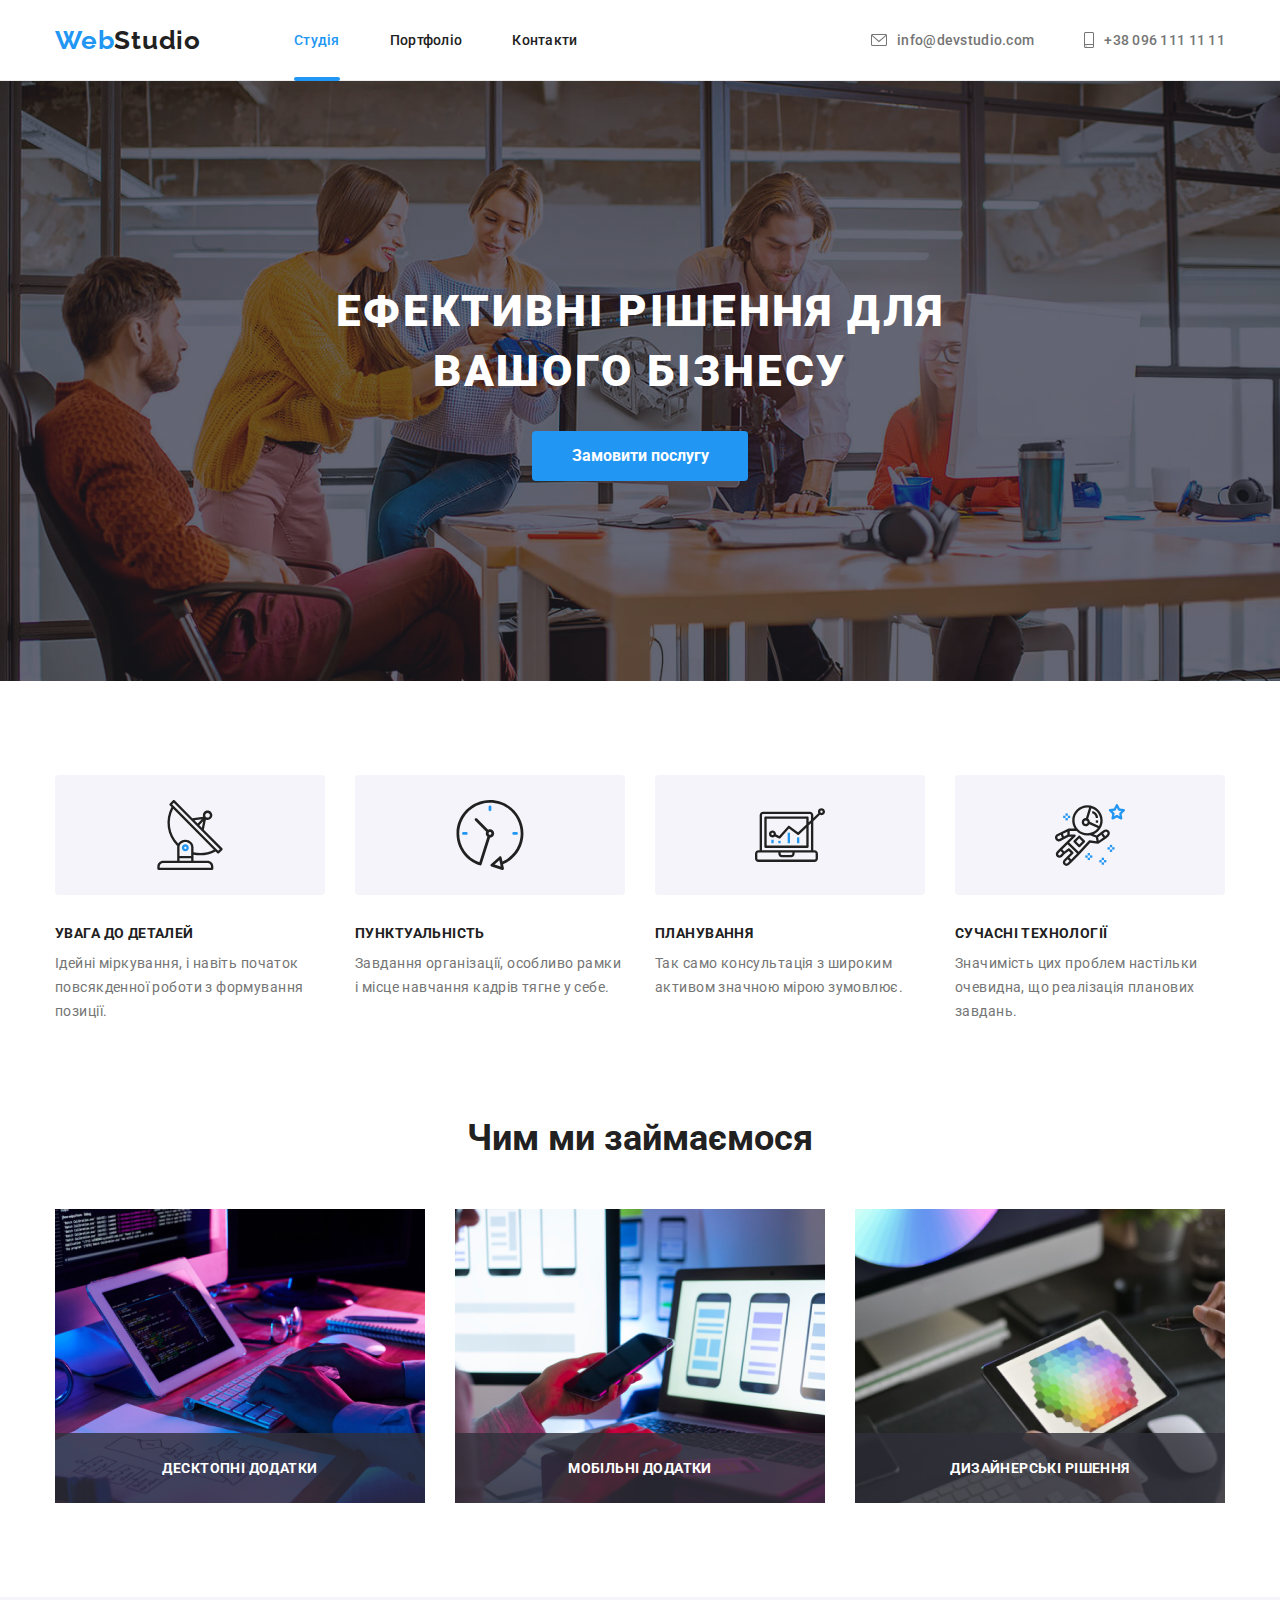
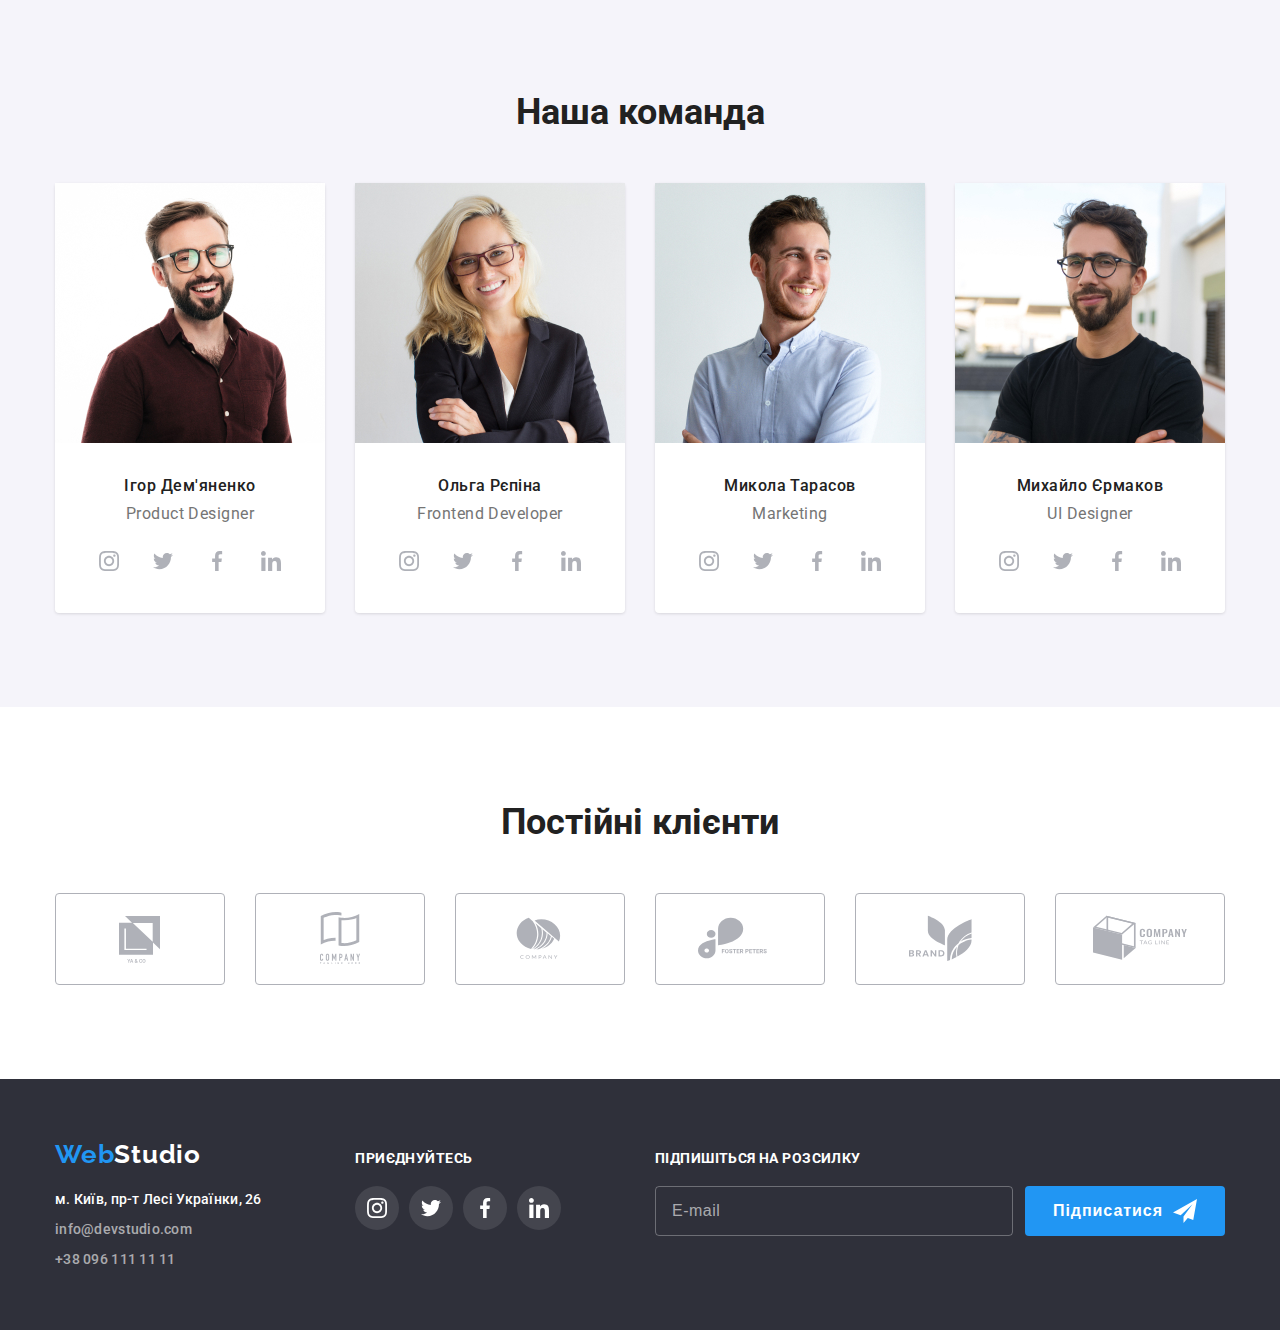
<file: index.html>
<!DOCTYPE html>
<html lang="en">
  <head>
    <meta charset="UTF-8" />
    <meta name="viewport" content="width=device-width, initial-scale=1.0" />
    <link rel="preconnect" href="https://fonts.googleapis.com" />
    <link rel="preconnect" href="https://fonts.gstatic.com" crossorigin />
    <link
      href="https://fonts.googleapis.com/css2?family=Raleway:ital,wght@0,100..900;1,100..900&family=Roboto:ital,wght@0,100;0,300;0,400;0,500;0,700;0,900;1,100;1,300;1,400;1,500;1,700;1,900&display=swap"
      rel="stylesheet"
    />
    <link rel="stylesheet" href="./css/styles.css" />
    <title>WebStudio</title>
  </head>

  <body>
    <header class="header">
      <div class="container">
        <div class="header__content">
          <a class="header__logo logo" href="./index.html">
            <span class="logo__web"> Web</span>Studio
          </a>
          <nav class="header__nav nav">
            <ul class="nav__list">
              <li class="nav__item is-active">
                <a class="nav__link" href="#"> Студія </a>
              </li>
              <li class="nav__item">
                <a class="nav__link" href="./portfolio.html"> Портфоліо </a>
              </li>
              <li class="nav__item">
                <a class="nav__link" href="#"> Контакти </a>
              </li>
            </ul>
          </nav>
          <address class="header__contacts contacts">
            <a class="contacts__link" href="mailto:info@devstudio.com">
              <svg class="contacts__icon contacts__icon--email">
                <use href="./images/sprite.svg#envelope"></use>
              </svg>
              info@devstudio.com
            </a>
            <a class="contacts__link" href="tel:+380961111111">
              <svg class="contacts__icon contacts__icon--smartphone">
                <use href="./images/sprite.svg#smartphone"></use>
              </svg>
              +38 096 111 11 11
            </a>
          </address>
        </div>
      </div>
    </header>

    <main class="main">
      <section class="banner">
        <h1 class="banner__title">Ефективні рішення для вашого бізнесу</h1>
        <a
          href="#modal"
          class="banner__button button button--blue button--bold"
        >
          Замовити послугу
        </a>
      </section>

      <section class="section features">
        <div class="container">
          <ul class="features__list">
            <li class="features__item feature">
              <div class="feature__image">
                <svg class="feature__icon">
                  <use href="./images/sprite.svg#antenna"></use>
                </svg>
              </div>
              <h3 class="feature__title">УВАГА ДО ДЕТАЛЕЙ</h3>
              <p class="feature__description">
                Ідейні міркування, і навіть початок повсякденної роботи з
                формування позиції.
              </p>
            </li>

            <li class="features__item feature">
              <div class="feature__image">
                <svg class="feature__icon">
                  <use href="./images/sprite.svg#clock"></use>
                </svg>
              </div>
              <h3 class="feature__title">ПУНКТУАЛЬНІСТЬ</h3>
              <p class="feature__description">
                Завдання організації, особливо рамки і місце навчання кадрів
                тягне у себе.
              </p>
            </li>

            <li class="features__item feature">
              <div class="feature__image">
                <svg class="feature__icon">
                  <use href="./images/sprite.svg#diagram"></use>
                </svg>
              </div>
              <h3 class="feature__title">ПЛАНУВАННЯ</h3>
              <p class="feature__description">
                Так само консультація з широким активом значною мірою зумовлює.
              </p>
            </li>

            <li class="features__item feature">
              <div class="feature__image">
                <svg class="feature__icon">
                  <use href="./images/sprite.svg#astronaut"></use>
                </svg>
              </div>
              <h3 class="feature__title">СУЧАСНІ ТЕХНОЛОГІЇ</h3>
              <p class="feature__description">
                Значимість цих проблем настільки очевидна, що реалізація
                планових завдань.
              </p>
            </li>
          </ul>
        </div>
      </section>

      <section class="section services">
        <div class="container">
          <h2 class="services__title section__title">Чим ми займаємося</h2>
          <ul class="services__list">
            <li class="services__item service">
              <img
                class="service__image"
                src="./images/services--1.jpg"
                alt="First image in services"
                width="370"
              />
              <div class="service__overlay">
                <h3 class="service__title">Десктопні додатки</h3>
              </div>
            </li>

            <li class="services__item service">
              <img
                class="service__image"
                src="./images/services--2.jpg"
                alt="Second image in services"
                width="370"
              />
              <div class="service__overlay">
                <h3 class="service__title">Мобільні додатки</h3>
              </div>
            </li>

            <li class="services__item service">
              <img
                class="service__image"
                src="./images/services--3.jpg"
                alt="Third image in services"
                width="370"
              />
              <div class="service__overlay">
                <h3 class="service__title">Дизайнерські рішення</h3>
              </div>
            </li>
          </ul>
        </div>
      </section>

      <section class="section team">
        <div class="container">
          <h2 class="team__title section__title">Наша команда</h2>
          <ul class="team__list">
            <li class="team__item person">
              <img
                class="person__image"
                src="./images/team--1.jpg"
                alt="Igor Demyanenko"
                width="270"
              />
              <div class="person__info">
                <h3 class="person__name">Ігор Дем'яненко</h3>
                <p class="person__role">Product Designer</p>

                <div class="person__social social">
                  <ul class="social__list">
                    <li class="social__item">
                      <a class="social__link" href="#instagram">
                        <svg class="social__icon">
                          <use href="./images/sprite.svg#instagram"></use>
                        </svg>
                      </a>
                    </li>

                    <li class="social__item">
                      <a class="social__link" href="#twitter">
                        <svg class="social__icon">
                          <use href="./images/sprite.svg#twitter"></use>
                        </svg>
                      </a>
                    </li>

                    <li class="social__item">
                      <a class="social__link" href="#facebook">
                        <svg class="social__icon">
                          <use href="./images/sprite.svg#facebook"></use>
                        </svg>
                      </a>
                    </li>

                    <li class="social__item">
                      <a class="social__link" href="#linkedin">
                        <svg class="social__icon">
                          <use href="./images/sprite.svg#linkedin"></use>
                        </svg>
                      </a>
                    </li>
                  </ul>
                </div>
              </div>
            </li>

            <li class="team__item person">
              <img
                class="person__image"
                src="./images/team--2.jpg"
                alt="Olga Repina"
                width="270"
              />
              <div class="person__info">
                <h3 class="person__name">Ольга Рєпіна</h3>
                <p class="person__role">Frontend Developer</p>
                <div class="person__social social">
                  <ul class="social__list">
                    <li class="social__item">
                      <a class="social__link" href="#instagram">
                        <svg class="social__icon">
                          <use href="./images/sprite.svg#instagram"></use>
                        </svg>
                      </a>
                    </li>

                    <li class="social__item">
                      <a class="social__link" href="#twitter">
                        <svg class="social__icon">
                          <use href="./images/sprite.svg#twitter"></use>
                        </svg>
                      </a>
                    </li>

                    <li class="social__item">
                      <a class="social__link" href="#facebook">
                        <svg class="social__icon">
                          <use href="./images/sprite.svg#facebook"></use>
                        </svg>
                      </a>
                    </li>

                    <li class="social__item">
                      <a class="social__link" href="#linkedin">
                        <svg class="social__icon">
                          <use href="./images/sprite.svg#linkedin"></use>
                        </svg>
                      </a>
                    </li>
                  </ul>
                </div>
              </div>
            </li>

            <li class="team__item person">
              <img
                class="person__image"
                src="./images/team--3.jpg"
                alt="Mykola Tarasov"
                width="270"
              />
              <div class="person__info">
                <h3 class="person__name">Микола Тарасов</h3>
                <p class="person__role">Marketing</p>
                <div class="person__social social">
                  <ul class="social__list">
                    <li class="social__item">
                      <a class="social__link" href="#instagram">
                        <svg class="social__icon">
                          <use href="./images/sprite.svg#instagram"></use>
                        </svg>
                      </a>
                    </li>

                    <li class="social__item">
                      <a class="social__link" href="#twitter">
                        <svg class="social__icon">
                          <use href="./images/sprite.svg#twitter"></use>
                        </svg>
                      </a>
                    </li>

                    <li class="social__item">
                      <a class="social__link" href="#facebook">
                        <svg class="social__icon">
                          <use href="./images/sprite.svg#facebook"></use>
                        </svg>
                      </a>
                    </li>

                    <li class="social__item">
                      <a class="social__link" href="#linkedin">
                        <svg class="social__icon">
                          <use href="./images/sprite.svg#linkedin"></use>
                        </svg>
                      </a>
                    </li>
                  </ul>
                </div>
              </div>
            </li>

            <li class="team__item person">
              <img
                class="person__image"
                src="./images/team--4.jpg"
                alt="Mikhailo Ermakov"
                width="270"
              />
              <div class="person__info">
                <h3 class="person__name">Михайло Єрмаков</h3>
                <p class="person__role">UI Designer</p>
                <div class="person__social social">
                  <ul class="social__list">
                    <li class="social__item">
                      <a class="social__link" href="#instagram">
                        <svg class="social__icon">
                          <use href="./images/sprite.svg#instagram"></use>
                        </svg>
                      </a>
                    </li>

                    <li class="social__item">
                      <a class="social__link" href="#twitter">
                        <svg class="social__icon">
                          <use href="./images/sprite.svg#twitter"></use>
                        </svg>
                      </a>
                    </li>

                    <li class="social__item">
                      <a class="social__link" href="#facebook">
                        <svg class="social__icon">
                          <use href="./images/sprite.svg#facebook"></use>
                        </svg>
                      </a>
                    </li>

                    <li class="social__item">
                      <a class="social__link" href="#linkedin">
                        <svg class="social__icon">
                          <use href="./images/sprite.svg#linkedin"></use>
                        </svg>
                      </a>
                    </li>
                  </ul>
                </div>
              </div>
            </li>
          </ul>
        </div>
      </section>

      <section class="section clients">
        <div class="container">
          <h2 class="clients__title section__title">Постійні клієнти</h2>
          <ul class="clients__list">
            <li class="clients__item client">
              <a class="client__link" href="#company-1">
                <svg class="client__icon">
                  <use href="./images/sprite.svg#logo-1"></use>
                </svg>
              </a>
            </li>

            <li class="clients__item client">
              <a class="client__link" href="#company-2">
                <svg class="client__icon">
                  <use href="./images/sprite.svg#logo-2"></use>
                </svg>
              </a>
            </li>

            <li class="clients__item client">
              <a class="client__link" href="#company-3">
                <svg class="client__icon">
                  <use href="./images/sprite.svg#logo-3"></use>
                </svg>
              </a>
            </li>

            <li class="clients__item client">
              <a class="client__link" href="#company-4">
                <svg class="client__icon">
                  <use href="./images/sprite.svg#logo-4"></use>
                </svg>
              </a>
            </li>

            <li class="clients__item client">
              <a class="client__link" href="#company-5">
                <svg class="client__icon">
                  <use href="./images/sprite.svg#logo-5"></use>
                </svg>
              </a>
            </li>

            <li class="clients__item client">
              <a class="client__link" href="#company-6">
                <svg class="client__icon">
                  <use href="./images/sprite.svg#logo-6"></use>
                </svg>
              </a>
            </li>
          </ul>
        </div>
      </section>
    </main>

    <footer class="footer">
      <div class="container">
        <div class="footer__content">
          <div class="footer__links-contacts">
            <a class="footer__logo logo logo--footer" href="./index.html">
              <span class="logo__web">Web</span>Studio
            </a>
            <address class="contacts contacts--footer">
              <a
                class="contacts__link contacts__link--footer"
                href="https://maps.app.goo.gl/sZJowedy8QahNWcp7"
                target="_blank"
              >
                м. Київ, пр-т Лесі Українки, 26
              </a>
              <a
                class="contacts__link contacts__link--footer"
                href="mailto:info@devstudio.com"
              >
                info@devstudio.com
              </a>
              <a
                class="contacts__link contacts__link--footer"
                href="tel:+380961111111"
              >
                +38 096 111 11 11
              </a>
            </address>
          </div>

          <div class="footer__social social">
            <h3 class="social__title footer-title">приєднуйтесь</h3>

            <ul class="social__list">
              <li class="social__item social__item--footer">
                <a class="social__link" href="#instagram">
                  <svg class="social__icon">
                    <use href="./images/sprite.svg#instagram"></use>
                  </svg>
                </a>
              </li>

              <li class="social__item social__item--footer">
                <a class="social__link" href="#twitter">
                  <svg class="social__icon">
                    <use href="./images/sprite.svg#twitter"></use>
                  </svg>
                </a>
              </li>

              <li class="social__item social__item--footer">
                <a class="social__link" href="#facebook">
                  <svg class="social__icon">
                    <use href="./images/sprite.svg#facebook"></use>
                  </svg>
                </a>
              </li>

              <li class="social__item social__item--footer">
                <a class="social__link" href="#linkedin">
                  <svg class="social__icon">
                    <use href="./images/sprite.svg#linkedin"></use>
                  </svg>
                </a>
              </li>
            </ul>
          </div>

          <div class="footer__subscribe subscribe">
            <h3 class="subscribe__title footer-title">
              Підпишіться на розсилку
            </h3>
            <form class="subscribe__form" action="#">
              <label class="subscribe__label">
                <input
                  class="subscribe__input"
                  type="email"
                  name="email"
                  placeholder="E-mail"
                  autocomplete="off"
                />
              </label>

              <button
                class="subscribe__button button button--blue button--bold button--subscribe"
                type="submit"
              >
                Підписатися
                <svg class="subscribe__icon-telegram">
                  <use href="./images/sprite.svg#telegram"></use>
                </svg>
              </button>
            </form>
          </div>
        </div>
      </div>
    </footer>

    <section class="modal" id="modal">
      <div class="modal__overlay">
        <div class="modal__window">
          <a href="#" class="modal__button">
            <svg class="modal__close">
              <use href="./images/sprite.svg#close"></use>
            </svg>
          </a>
          <h2 class="modal__title">Залиште свої дані, ми вам передзвонимо</h2>
          <form class="modal__form form" action="#">
            <label class="form__label">
              Ім'я
              <input
                autocomplete="off"
                class="form__input"
                name="name"
                type="text"
              />
              <svg class="form__icon">
                <use href="./images/sprite.svg#avatar"></use>
              </svg>
            </label>

            <label class="form__label">
              Телефон
              <input
                autocomplete="off"
                class="form__input"
                name="number"
                type="tel"
              />
              <svg class="form__icon">
                <use href="./images/sprite.svg#phone"></use>
              </svg>
            </label>

            <label class="form__label">
              Пошта
              <input
                autocomplete="off"
                class="form__input"
                name="email"
                type="email"
              />
              <svg class="form__icon">
                <use href="./images/sprite.svg#email"></use>
              </svg>
            </label>

            <label class="form__label form__label--message">
              Коментар
              <textarea
                class="form__input form__input--message"
                placeholder="Введіть текст"
                name="comment"
              ></textarea>
            </label>

            <label class="form__label form__label--terms">
              <input
                class="form__input form__input--terms"
                name="terms"
                type="checkbox"
              />

              <svg class="form__icon--checkbox">
                <use href="./images/sprite.svg#checkbox"></use>
              </svg>
              <svg class="form__icon--checkbox-checked">
                <use href="./images/sprite.svg#checkbox-checked"></use>
              </svg>

              Погоджуюся з розсилкою та приймаю
              <a class="form__link" href="#"> Умови договору </a>
            </label>

            <button
              type="submit"
              class="button button--blue button--bold button--send"
            >
              Відправити
            </button>
          </form>
        </div>
      </div>
    </section>
  </body>
</html>
</file>
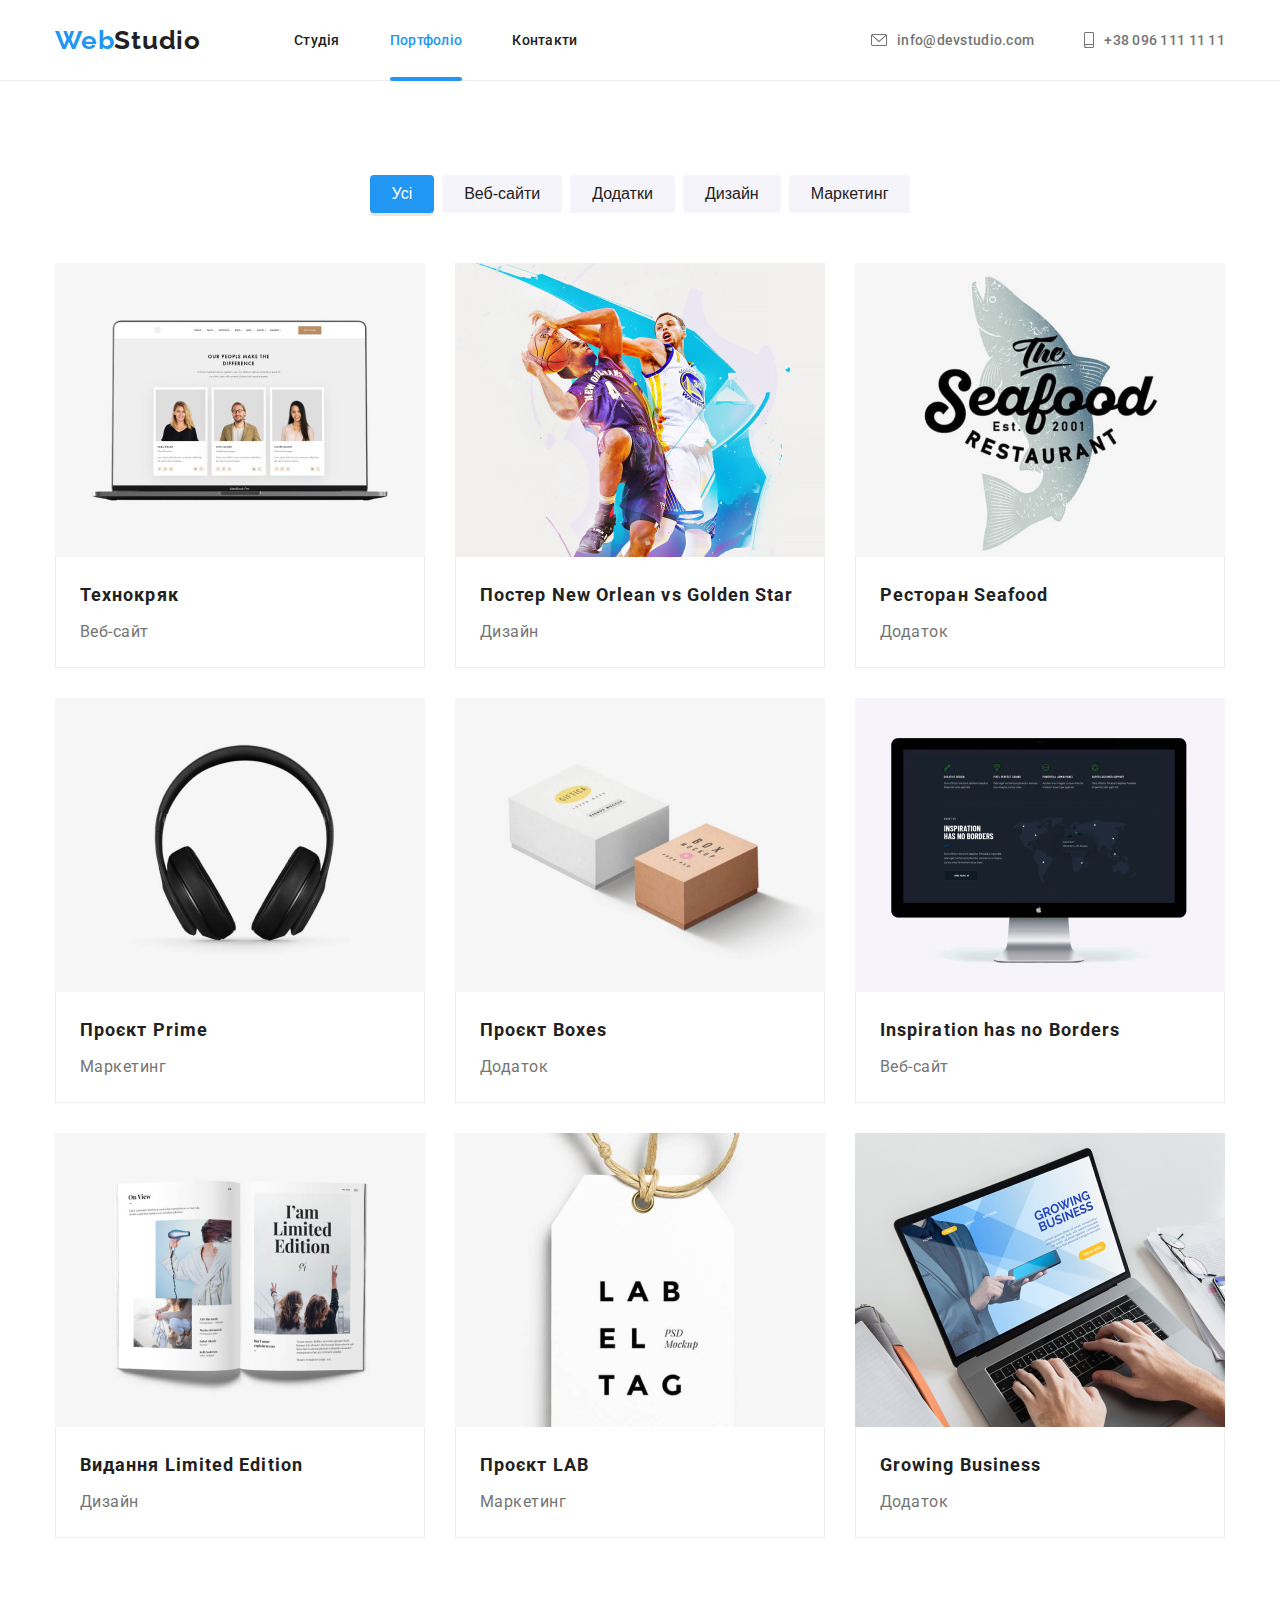
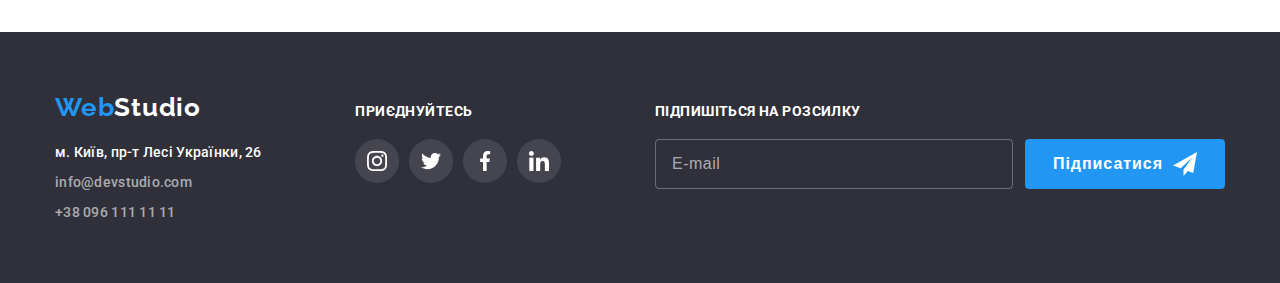
<file: portfolio.html>
<!DOCTYPE html>
<html lang="en">
  <head>
    <meta charset="UTF-8" />
    <meta name="viewport" content="width=device-width, initial-scale=1.0" />
    <link rel="preconnect" href="https://fonts.googleapis.com" />
    <link rel="preconnect" href="https://fonts.gstatic.com" crossorigin />
    <link
      href="https://fonts.googleapis.com/css2?family=Raleway:ital,wght@0,100..900;1,100..900&family=Roboto:ital,wght@0,100;0,300;0,400;0,500;0,700;0,900;1,100;1,300;1,400;1,500;1,700;1,900&display=swap"
      rel="stylesheet"
    />
    <link rel="stylesheet" href="./css/styles.css" />
    <title>WebStudio</title>
  </head>

  <body>
    <header class="header">
      <div class="container">
        <div class="header__content">
          <a class="header__logo logo" href="./index.html">
            <span class="logo__web"> Web</span>Studio
          </a>
          <nav class="header__nav nav">
            <ul class="nav__list">
              <li class="nav__item">
                <a class="nav__link" href="./index.html"> Студія </a>
              </li>
              <li class="nav__item is-active">
                <a class="nav__link" href="./portfolio.html"> Портфоліо </a>
              </li>
              <li class="nav__item">
                <a class="nav__link" href="#"> Контакти </a>
              </li>
            </ul>
          </nav>
          <address class="header__contacts contacts">
            <a class="contacts__link" href="mailto:info@devstudio.com">
              <svg class="contacts__icon contacts__icon--email">
                <use href="./images/sprite.svg#envelope"></use>
              </svg>
              info@devstudio.com
            </a>
            <a class="contacts__link" href="tel:+380961111111">
              <svg class="contacts__icon contacts__icon--smartphone">
                <use href="./images/sprite.svg#smartphone"></use>
              </svg>
              +38 096 111 11 11
            </a>
          </address>
        </div>
      </div>
    </header>

    <main class="main">
      <section class="section projects">
        <div class="container">
          <ul class="projects__filters filters">
            <li class="filters__item">
              <button
                type="button"
                class="filters__button filters__button--active button button--small button--blue"
              >
                Усі
              </button>
            </li>

            <li class="filters__item">
              <button
                type="button"
                class="filters__button button button--small"
              >
                Веб-сайти
              </button>
            </li>

            <li class="filters__item">
              <button
                type="button"
                class="filters__button button button--small"
              >
                Додатки
              </button>
            </li>

            <li class="filters__item">
              <button
                type="button"
                class="filters__button button button--small"
              >
                Дизайн
              </button>
            </li>

            <li class="filters__item">
              <button
                type="button"
                class="filters__button button button--small"
              >
                Маркетинг
              </button>
            </li>
          </ul>

          <ul class="projects__list">
            <li class="projects__item project">
              <div class="project__container">
                <img
                  class="project__image"
                  src="./images/project--1.jpg"
                  alt="Technokryak"
                  width="370"
                />
                <div class="project__overlay">
                  <p class="project__description">
                    Ресурс пропонує комплексні пропозиції з різним рівнем
                    функціоналу та сервісів. Все це дозволить відвідувачу
                    отримати вичерпні відомості про компанію чи приватну особу.
                  </p>
                </div>
              </div>
              <div class="project__info">
                <h3 class="project__name">Технокряк</h3>
                <p class="project__type">Веб-сайт</p>
              </div>
            </li>

            <li class="projects__item project">
              <div class="project__container">
                <img
                  class="project__image"
                  src="./images/project--2.jpg"
                  alt="Afisha New Orlean"
                  width="370"
                />
                <div class="project__overlay">
                  <p class="project__description">
                    Ресурс пропонує комплексні пропозиції з різним рівнем
                    функціоналу та сервісів. Все це дозволить відвідувачу
                    отримати вичерпні відомості про компанію чи приватну особу.
                  </p>
                </div>
              </div>
              <div class="project__info">
                <h3 class="project__name">Постер New Orlean vs Golden Star</h3>
                <p class="project__type">Дизайн</p>
              </div>
            </li>

            <li class="projects__item project">
              <div class="project__container">
                <img
                  class="project__image"
                  src="./images/project--3.jpg"
                  alt="Restaurant Seafood"
                  width="370"
                />
                <div class="project__overlay">
                  <p class="project__description">
                    Ресурс пропонує комплексні пропозиції з різним рівнем
                    функціоналу та сервісів. Все це дозволить відвідувачу
                    отримати вичерпні відомості про компанію чи приватну особу.
                  </p>
                </div>
              </div>
              <div class="project__info">
                <h3 class="project__name">Ресторан Seafood</h3>
                <p class="project__type">Додаток</p>
              </div>
            </li>

            <li class="projects__item project">
              <div class="project__container">
                <img
                  class="project__image"
                  src="./images/project--4.jpg"
                  alt="Project Prime"
                  width="370"
                />
                <div class="project__overlay">
                  <p class="project__description">
                    Ресурс пропонує комплексні пропозиції з різним рівнем
                    функціоналу та сервісів. Все це дозволить відвідувачу
                    отримати вичерпні відомості про компанію чи приватну особу.
                  </p>
                </div>
              </div>
              <div class="project__info">
                <h3 class="project__name">Проєкт Prime</h3>
                <p class="project__type">Маркетинг</p>
              </div>
            </li>

            <li class="projects__item project">
              <div class="project__container">
                <img
                  class="project__image"
                  src="./images/project--5.jpg"
                  alt="Project Boxes"
                  width="370"
                />
                <div class="project__overlay">
                  <p class="project__description">
                    Ресурс пропонує комплексні пропозиції з різним рівнем
                    функціоналу та сервісів. Все це дозволить відвідувачу
                    отримати вичерпні відомості про компанію чи приватну особу.
                  </p>
                </div>
              </div>
              <div class="project__info">
                <h3 class="project__name">Проєкт Boxes</h3>
                <p class="project__type">Додаток</p>
              </div>
            </li>

            <li class="projects__item project">
              <div class="project__container">
                <img
                  class="project__image"
                  src="./images/project--6.jpg"
                  alt="Inspiration has no Borders"
                  width="370"
                />
                <div class="project__overlay">
                  <p class="project__description">
                    Ресурс пропонує комплексні пропозиції з різним рівнем
                    функціоналу та сервісів. Все це дозволить відвідувачу
                    отримати вичерпні відомості про компанію чи приватну особу.
                  </p>
                </div>
              </div>
              <div class="project__info">
                <h3 class="project__name">Inspiration has no Borders</h3>
                <p class="project__type">Веб-сайт</p>
              </div>
            </li>

            <li class="projects__item project">
              <div class="project__container">
                <img
                  class="project__image"
                  src="./images/project--7.jpg"
                  alt="Limited Edition"
                  width="370"
                />
                <div class="project__overlay">
                  <p class="project__description">
                    Ресурс пропонує комплексні пропозиції з різним рівнем
                    функціоналу та сервісів. Все це дозволить відвідувачу
                    отримати вичерпні відомості про компанію чи приватну особу.
                  </p>
                </div>
              </div>
              <div class="project__info">
                <h3 class="project__name">Видання Limited Edition</h3>
                <p class="project__type">Дизайн</p>
              </div>
            </li>

            <li class="projects__item project">
              <div class="project__container">
                <img
                  class="project__image"
                  src="./images/project--8.jpg"
                  alt="Project LAB"
                  width="370"
                />
                <div class="project__overlay">
                  <p class="project__description">
                    Ресурс пропонує комплексні пропозиції з різним рівнем
                    функціоналу та сервісів. Все це дозволить відвідувачу
                    отримати вичерпні відомості про компанію чи приватну особу.
                  </p>
                </div>
              </div>
              <div class="project__info">
                <h3 class="project__name">Проєкт LAB</h3>
                <p class="project__type">Маркетинг</p>
              </div>
            </li>

            <li class="projects__item project">
              <div class="project__container">
                <img
                  class="project__image"
                  src="./images/project--9.jpg"
                  alt="Growing Business"
                  width="370"
                />
                <div class="project__overlay">
                  <p class="project__description">
                    Ресурс пропонує комплексні пропозиції з різним рівнем
                    функціоналу та сервісів. Все це дозволить відвідувачу
                    отримати вичерпні відомості про компанію чи приватну особу.
                  </p>
                </div>
              </div>
              <div class="project__info">
                <h3 class="project__name">Growing Business</h3>
                <p class="project__type">Додаток</p>
              </div>
            </li>
          </ul>
        </div>
      </section>
    </main>

    <footer class="footer">
      <div class="container">
        <div class="footer__content">
          <div class="footer__links-contacts">
            <a class="footer__logo logo logo--footer" href="./index.html">
              <span class="logo__web">Web</span>Studio
            </a>
            <address class="contacts contacts--footer">
              <a
                class="contacts__link contacts__link--footer"
                href="https://maps.app.goo.gl/sZJowedy8QahNWcp7"
                target="_blank"
              >
                м. Київ, пр-т Лесі Українки, 26
              </a>
              <a
                class="contacts__link contacts__link--footer"
                href="mailto:info@devstudio.com"
              >
                info@devstudio.com
              </a>
              <a
                class="contacts__link contacts__link--footer"
                href="tel:+380961111111"
              >
                +38 096 111 11 11
              </a>
            </address>
          </div>

          <div class="footer__social social">
            <h3 class="social__title footer-title">приєднуйтесь</h3>

            <ul class="social__list">
              <li class="social__item social__item--footer">
                <a class="social__link" href="#instagram">
                  <svg class="social__icon">
                    <use href="./images/sprite.svg#instagram"></use>
                  </svg>
                </a>
              </li>

              <li class="social__item social__item--footer">
                <a class="social__link" href="#twitter">
                  <svg class="social__icon">
                    <use href="./images/sprite.svg#twitter"></use>
                  </svg>
                </a>
              </li>

              <li class="social__item social__item--footer">
                <a class="social__link" href="#facebook">
                  <svg class="social__icon">
                    <use href="./images/sprite.svg#facebook"></use>
                  </svg>
                </a>
              </li>

              <li class="social__item social__item--footer">
                <a class="social__link" href="#linkedin">
                  <svg class="social__icon">
                    <use href="./images/sprite.svg#linkedin"></use>
                  </svg>
                </a>
              </li>
            </ul>
          </div>

          <div class="footer__subscribe subscribe">
            <h3 class="subscribe__title footer-title">
              Підпишіться на розсилку
            </h3>
            <form class="subscribe__form" action="#">
              <label class="subscribe__label">
                <input
                  class="subscribe__input"
                  type="email"
                  name="email"
                  placeholder="E-mail"
                  autocomplete="off"
                />
              </label>

              <button
                class="subscribe__button button button--blue button--bold button--subscribe"
                type="submit"
              >
                Підписатися
                <svg class="subscribe__icon-telegram">
                  <use href="./images/sprite.svg#telegram"></use>
                </svg>
              </button>
            </form>
          </div>
        </div>
      </div>
    </footer>
  </body>
</html>
</file>
<file: css/styles.css>
/* #region RESET */

body,
h1,
h2,
h3,
h4,
p,
ul,
ol,
label,
input,
textarea {
  margin: 0;
  padding: 0;
}

ul,
ol {
  list-style: none;
}
/* #endregion */

/* #region VARIABLES */
:root {
  --color-grey: #757575;
  --color-blue: #2196f3;
  --color-white: #ffffff;
  --color-black: #212121;
  --color-link-footer: #ffffff99;
  --background-color: #2f303a;
  --color-light-violet: #f5f4fa;
  --color-projects-border: #eeeeee;
  --color-icon: #afb1b8;
  --color-icon-footer: #ffffff1a;
}
/* #endregion */

/* #region NORMALIZE*/

html {
  font-family: Roboto, system-ui, -apple-system, BlinkMacSystemFont;
  color: var(--color-black);
}

a {
  text-decoration: none;
  color: inherit;
}

*,
*::after,
*::before {
  box-sizing: border-box;
}
/* #endregion */

/* #region CONTAINER */

.container {
  width: 1170px;
  margin: 0 auto;
}
/* #endregion */

/* #region HEADER */

.header {
  border-bottom: 1px solid #ececec;
}

.header__content {
  display: flex;
}

.header__logo {
  margin-right: 93px;
}

.header__contacts {
  margin-left: auto;
}
/* #endregion */

/* #region NAV */

.nav__list {
  display: flex;
  gap: 50px;
}

.nav__link {
  display: flex;
  align-items: center;

  height: 80px;

  font-weight: 500;
  font-size: 14px;
  letter-spacing: 0.02em;

  transition: 250ms color;
}

.nav__item:hover {
  color: var(--color-blue);
}
/* #endregion */

/* #region ACTIVE */

.is-active {
  position: relative;

  color: var(--color-blue);
}

.is-active:after {
  content: "";

  position: absolute;
  bottom: -1px;

  height: 4px;
  width: 100%;

  border-radius: 2px;

  background-color: var(--color-blue);
}
/* #endregion */

/* #region CONTACTS */

.contacts {
  display: flex;
  gap: 50px;
}

.contacts--footer {
  flex-direction: column;
  gap: 9px;
}

.contacts__link {
  display: flex;
  align-items: center;
  gap: 10px;

  line-height: 21px;

  font-weight: 500;
  font-size: 14px;
  font-style: normal;
  letter-spacing: 0.02em;

  color: var(--color-grey);

  transition: 250ms color;
}

.contacts__link:hover {
  color: var(--color-blue);
}

.contacts__link--footer {
  color: var(--color-link-footer);
}

.contacts__link--footer:nth-child(1) {
  color: var(--color-white);
}

.contacts__link--footer:nth-child(1):hover {
  color: var(--color-blue);
}

.contacts__icon {
  color: inherit;
}

.contacts__icon--email {
  width: 16px;
  height: 12px;
}

.contacts__icon--smartphone {
  width: 10px;
  height: 16px;
}

/* #endregion */

/* #region LOGO */

.logo {
  display: flex;
  align-items: center;

  font-family: Raleway, Arial, Helvetica, sans-serif;
  font-size: 26px;
  font-weight: 700;
  letter-spacing: 0.03em;
}

.logo__web {
  color: var(--color-blue);
}

.logo--footer {
  color: var(--color-white);
}

/* #endregion */

/* #region SECTION */

.section {
  padding: 94px 0;
}

.section__title {
  margin: 0 0 50px;
  text-align: center;

  line-height: 42px;

  font-size: 36px;
  font-weight: 700;
  letter-spacing: 0.03;
}

/* #endregion */

/* #region BANNER */

.banner {
  display: flex;
  flex-direction: column;
  justify-content: center;
  align-items: center;

  height: 600px;

  background: linear-gradient(
      90deg,
      rgba(47, 48, 58, 0.4) 0%,
      rgba(47, 48, 58, 0.4) 0%
    ),
    url("../images/banner--bg.jpeg"), var(--background-color);

  background-repeat: no-repeat;
  background-size: cover;
  background-position: center, center top 30%;
}

.banner__title {
  margin: 0 0 30px;

  width: 696px;

  font-size: 44px;
  font-weight: 900;
  line-height: 60px;
  letter-spacing: 0.06em;

  text-align: center;
  text-transform: uppercase;

  color: var(--color-white);
}

.banner__button {
  width: 216px;
}
/* #endregion */

/* #region BUTTON */

.button {
  padding: 0 32px;
  display: flex;
  justify-content: center;
  align-items: center;

  height: 50px;

  font-size: 16px;
  font-weight: 500;
  line-height: 30px;

  background-color: var(--color-light-violet);
  color: var(--color-black);

  border: none;
  border-radius: 4px;

  transition: all 250ms;

  cursor: pointer;
}

.button--small {
  padding: 0 22px;
  height: 38px;

  line-height: 26px;
}

.button--blue {
  background-color: var(--color-blue);
  color: var(--color-white);

  border: none;
}

.button--bold {
  font-weight: 700;
}

.button--subscribe {
  padding: 0 28px;

  gap: 10px;

  letter-spacing: 0.06em;
}

.button--send {
  padding: 0 52px;

  letter-spacing: 0.06em;
}

.button--send:hover {
  box-shadow: 0px 2px 1px 0px #00000033;
}
/* #endregion */

/* #region FEATURES */

.features {
  padding-bottom: 0;
}

.features__list {
  display: flex;
  gap: 30px;
}

.feature {
  width: 270px;
}

.feature__image {
  margin-bottom: 30px;

  display: flex;
  justify-content: center;
  align-items: center;

  height: 120px;

  background-color: var(--color-light-violet);

  border-radius: 4px;
}

.feature__icon {
  width: 70px;
  height: 70px;
}

.feature__title {
  margin: 0 0 10px;

  line-height: 16px;

  font-size: 14px;
  font-weight: 700;
  letter-spacing: 0.03em;
}

.feature__description {
  line-height: 24px;

  font-size: 14px;
  letter-spacing: 0.03em;

  color: var(--color-grey);
}
/* #endregion */

/* #region SERVICES */

.services__list {
  display: flex;
  gap: 30px;
}

.services__item {
  position: relative;
}

.service__image {
  display: flex;

  width: 370px;
}

.service__overlay {
  position: absolute;
  bottom: 0;
  left: 0;

  height: 70px;
  width: 370px;

  background-color: #2f303acc;
}

.service__title {
  position: absolute;
  top: 50%;
  left: 50%;

  transform: translate(-50%, -50%);

  text-transform: uppercase;
  font-size: 14px;
  font-weight: 700;
  letter-spacing: 0.03em;

  color: var(--color-white);
}
/* #endregion */

/* #region TEAM */

.team {
  background-color: #f5f4fa;
}

.team__list {
  display: flex;
  gap: 30px;
}
/* #endregion */

/* #region PERSON */

.person {
  box-shadow: 0px 1px 3px 0px #0000001f;
  border-radius: 4px;
  background-color: var(--color-white);
}

.person__image {
  width: 270px;
}

.person__info {
  padding: 30px 32px;
  text-align: center;
}

.person__name {
  margin: 0 0 10px;

  font-size: 16px;
  line-height: 18px;
  font-weight: 500;
  letter-spacing: 0.03em;
}

.person__role {
  margin-bottom: 16px;

  font-size: 16px;
  line-height: 18px;
  letter-spacing: 0.03em;

  color: var(--color-grey);
}

/* #endregion */

/* #region SOCIAL */

.social__title {
  margin: 0 0 20px;
}

.social__list {
  display: flex;
  justify-content: center;
  align-items: center;
  gap: 10px;
}

.social__item {
  color: var(--color-icon);
  background-color: var(--color-white);

  border-radius: 50%;

  transition: 250ms background-color, 250ms color;
}

.social__item:hover,
.social__item--footer:hover {
  color: var(--color-white);
  background-color: var(--color-blue);
}

.social__link {
  padding: 12px;

  display: flex;
}

.social__icon {
  width: 20px;
  height: 20px;
}

.social__item--footer {
  color: var(--color-white);
  background-color: var(--color-icon-footer);
}

/* #endregion */

/* #region CLIENTS */

.clients__list {
  display: flex;
  gap: 30px;
}

.clients__item {
  color: var(--color-icon);
  background-color: var(--color-white);

  border: 1px solid var(--color-icon);
  border-radius: 4px;

  transition: 250ms color;
}

.clients__item:hover {
  color: var(--color-blue);
  border: 1px solid var(--color-blue);
}
/* #endregion */

/* #region CLIENT */
.client__link {
  padding: 15px 31px;

  display: flex;
}

.client__icon {
  width: 106px;
  height: 60px;
}

/* #endregion */

/* #region FOOTER */

.footer {
  padding: 60px 0;

  background-color: var(--background-color);
}

.footer__content {
  display: flex;
  justify-content: space-between;
  align-items: baseline;
}

.footer__logo {
  margin: 0 0 20px;
}

.footer-title {
  line-height: 16px;

  font-size: 14px;
  font-weight: 700;
  letter-spacing: 0.03em;
  text-transform: uppercase;

  color: var(--color-white);
}

/* #endregion */

/* #region FILTERS */
.filters {
  display: flex;
  justify-content: center;
  gap: 8px;
}

.filters__button:hover,
.filters__button--active {
  color: var(--color-white);
  background-color: var(--color-blue);

  box-shadow: 0px 3px 1px 0px #0000001a;
}

/* #endregion*/

/* #region PROJECTS */

.projects__filters {
  margin-bottom: 50px;
}

.projects__list {
  display: flex;
  flex-wrap: wrap;
  gap: 30px;
}

/* #endregion*/

/* #region PROJECT */

.project {
  display: flex;
  flex-direction: column;

  transition: 250ms box-shadow;

  cursor: pointer;
}

.project:hover {
  box-shadow: 1px 4px 6px 0px #00000029;
}

.project:hover .project__overlay {
  transform: translateY(0);
}

.project__container {
  position: relative;

  overflow: hidden;
}

.project__image {
  display: flex;

  width: 370px;
}

.project__overlay {
  position: absolute;
  top: 0;

  transform: translateY(100%);

  width: 370px;
  height: 294px;

  background-color: #2196f3e5;

  transition: 250ms transform;
}

.project__description {
  position: absolute;
  left: 24px;
  top: 63px;

  line-height: 28px;

  font-size: 18px;
  letter-spacing: 0.03em;

  color: var(--color-white);
}

.project__info {
  padding: 20px 24px;

  border: 1px solid var(--color-projects-border);
  border-top: none;
}

.project__name {
  margin: 0 0 4px;

  line-height: 36px;

  font-size: 18px;
  font-weight: 700;
  letter-spacing: 0.06em;
}

.project__type {
  line-height: 30px;

  font-size: 16px;
  letter-spacing: 0.03em;

  color: var(--color-grey);
}

/* #endregion */

/* #region MODAL */

.modal {
  position: fixed;
  top: 0;
  left: 0;
  bottom: 0;
  right: 0;

  opacity: 0;

  transition: opacity 700ms;

  pointer-events: none;
}

.modal:target {
  opacity: 1;

  pointer-events: all;
}

.modal__overlay {
  position: absolute;
  top: 0;
  left: 0;
  bottom: 0;
  right: 0;

  background-color: rgba(0, 0, 0, 0.2);
}

.modal:target .modal__window {
  transform: translate(-50%, -50%);
}

.modal__window {
  position: absolute;
  top: 50%;
  left: 50%;

  padding: 40px;

  transform: translate(-50%, -35%);

  width: 528px;

  background-color: var(--color-white);

  box-shadow: 0px 2px 1px #00000033;

  border-radius: 4px;

  transition: transform 700ms ease-in-out;
}

.modal__button {
  position: absolute;
  top: 8px;
  right: 8px;

  display: flex;
  justify-content: center;
  align-items: center;

  height: 30px;
  width: 30px;

  background-color: var(--color-white);

  border: 1px solid #0000001a;
  border-radius: 50%;

  transition: color 250ms, border-color 250ms;
}

.modal__close {
  width: 11px;
  height: 11px;

  color: var(--color-black);

  transition: 250ms color;
}

.modal__button:hover {
  border-color: var(--color-blue);
}

.modal__button:hover .modal__close {
  color: var(--color-blue);
}

.modal__title {
  margin-bottom: 12px;

  font-size: 20px;
  font-weight: 700;
  line-height: 23px;
  letter-spacing: 0.03em;

  text-align: center;

  color: var(--color-black);
}

.modal__form {
  display: flex;
  flex-direction: column;
  justify-content: center;
  align-items: center;
}

.modal__conditions {
  margin-bottom: 30px;
}

/* #endregion */

/* #region FORM */
.form {
  display: flex;
  flex-direction: column;

  border: 0 none;
}

.form__label {
  margin-bottom: 10px;
  position: relative;

  display: flex;
  flex-direction: column;
  gap: 4px;

  font-size: 12px;
  line-height: 14px;
  letter-spacing: 0.01em;

  color: var(--color-grey);
}

.form__label--message {
  margin-bottom: 20px;
}

.form__label--terms {
  margin-bottom: 30px;

  flex-direction: row;
  justify-content: center;
  align-items: center;
  gap: 8px;

  font-size: 14px;
  line-height: 24px;
  letter-spacing: 0.03em;

  color: var(--color-grey);
}

.form__input {
  padding-left: 42px;

  width: 448px;
  height: 40px;

  outline: none;

  border: 1px solid #21212133;
  border-radius: 4px;

  transition: border-color 250ms;

  cursor: pointer;
}

.form__input:hover {
  border-color: var(--color-blue);
}

.form__input--message {
  padding: 12px 16px;

  height: 120px;
  font-family: inherit;

  resize: none;
}

.form__input--message::placeholder {
  color: #75757580;
}

.form__input--terms {
  position: absolute;
  width: 1px;
  height: 1px;
  margin: -1px;
  border: 0;
  padding: 0;

  white-space: nowrap;
  clip-path: inset(100%);
  clip: rect(0 0 0 0);
  overflow: hidden;
}

.form__link {
  text-decoration: underline;

  color: var(--color-blue);
}

.form__icon {
  position: absolute;
  bottom: 11px;
  left: 12px;

  width: 18px;
  height: 18px;

  color: var(--color-black);

  transition: color 250ms;
}

.form__icon--checkbox,
.form__icon--checkbox-checked {
  height: 16px;
  width: 16px;
}

.form__icon--checkbox-checked {
  display: none;
}

.form__label:hover .form__icon {
  color: var(--color-blue);
}

.form__input--terms:checked ~ .form__icon--checkbox {
  display: none;
}
.form__input--terms:checked ~ .form__icon--checkbox-checked {
  display: block;
}

/* #endregion */

/* #region SUBSCRIBE */
.subscribe {
  position: relative;

  width: 570px;
  height: 86px;
}

.subscribe__input {
  position: absolute;
  left: 0;
  bottom: 0;

  padding: 15px 16px;

  height: 50px;
  width: 358px;

  outline: none;

  border: 1px solid #ffffff4d;
  border-radius: 4px;

  background-color: transparent;

  color: var(--color-white);

  transition: border-color 250ms;

  cursor: pointer;
}

.subscribe__input::placeholder {
  font-family: inherit;
  font-size: 16px;
  letter-spacing: 0.03em;

  color: #ffffff99;
}

.subscribe__input:hover {
  border-color: var(--color-blue);
}

.subscribe__icon-telegram {
  width: 24px;
  height: 24px;
}

.subscribe__button {
  position: absolute;
  right: 0;
  bottom: 0;
}
/* #endregion */
</file>
